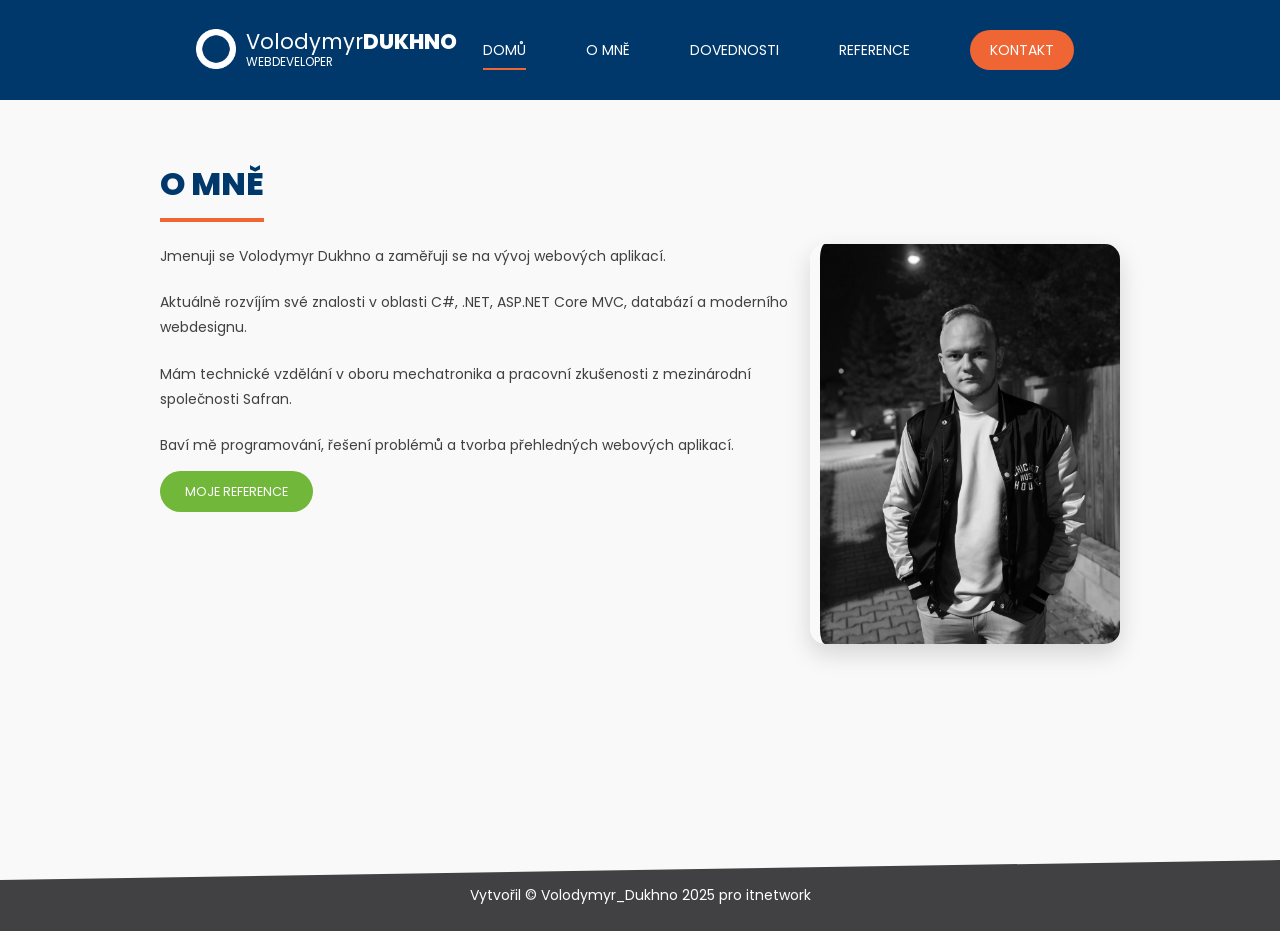
<file: index.html>
<!DOCTYPE html>
<html lang="cs-cz">
<head>
    <meta name="viewport" content="width=device-width, initial-scale=1.0">
    <meta charset="UTF-8"> 
    <meta name="description" content="Osobní portfolio programátora, Volodymyr_Dukhno." />
    <meta name="keywords" content="portfolio, programátor, Volodymyr_Dukhno" />
    <meta name="author" content="Volodymyr_Dukhno" /> 
    <title>Moje první webová stránka</title>
    <link rel="stylesheet" href="styl.css" type="text/css" />
    <link rel="shortcut icon" href="obrazky/ikona2.png" />
   
    
</head>
<body> 
    <header>
        <div id="logo" >
            <h1>Volodymyr<span>Dukhno</span></h1>
            <small>Webdeveloper</small>
        </div>
        <nav>
            <ul>
                <li class="aktivni"><a href="index.html">Domů</a></li>
                <li><a href="omne.html">O mně</a></li>
                <li><a href="dovednosti.html">Dovednosti</a></li>
                <li><a href="reference.html">Reference</a></li>
                <li><a class="kontakt-tlacitko" href="kontakt.html">Kontakt</a></li>
            </ul>
        </nav>
    </header>
    <article>
            <header>
            <h1>O mně</h1>
            </header>
   <section>
        <img src="obrazky/obrazek.jpg" class="obrazek" alt="Volodymyr Dukhno" />

     <p>
        Jmenuji se Volodymyr Dukhno a zaměřuji se na vývoj webových aplikací.
        </p>

     <p>
        Aktuálně rozvíjím své znalosti v oblasti C#, .NET, ASP.NET Core MVC,
        databází a moderního webdesignu.
        </p>

        <p>
        Mám technické vzdělání v oboru mechatronika a pracovní zkušenosti
        z mezinárodní společnosti Safran.
     </p>

     <p>
        Baví mě programování, řešení problémů a tvorba přehledných webových aplikací.
     </p>

    <p>
        <a href="reference.html" class="reference-tlacitko">Moje reference</a>
    </p>
</section>
    </article>
    <footer>
        Vytvořil &copy; Volodymyr_Dukhno 2025 pro <a href="https://www.itnetwork.cz">itnetwork</a>
    </footer>
    </body>
</html>
</file>
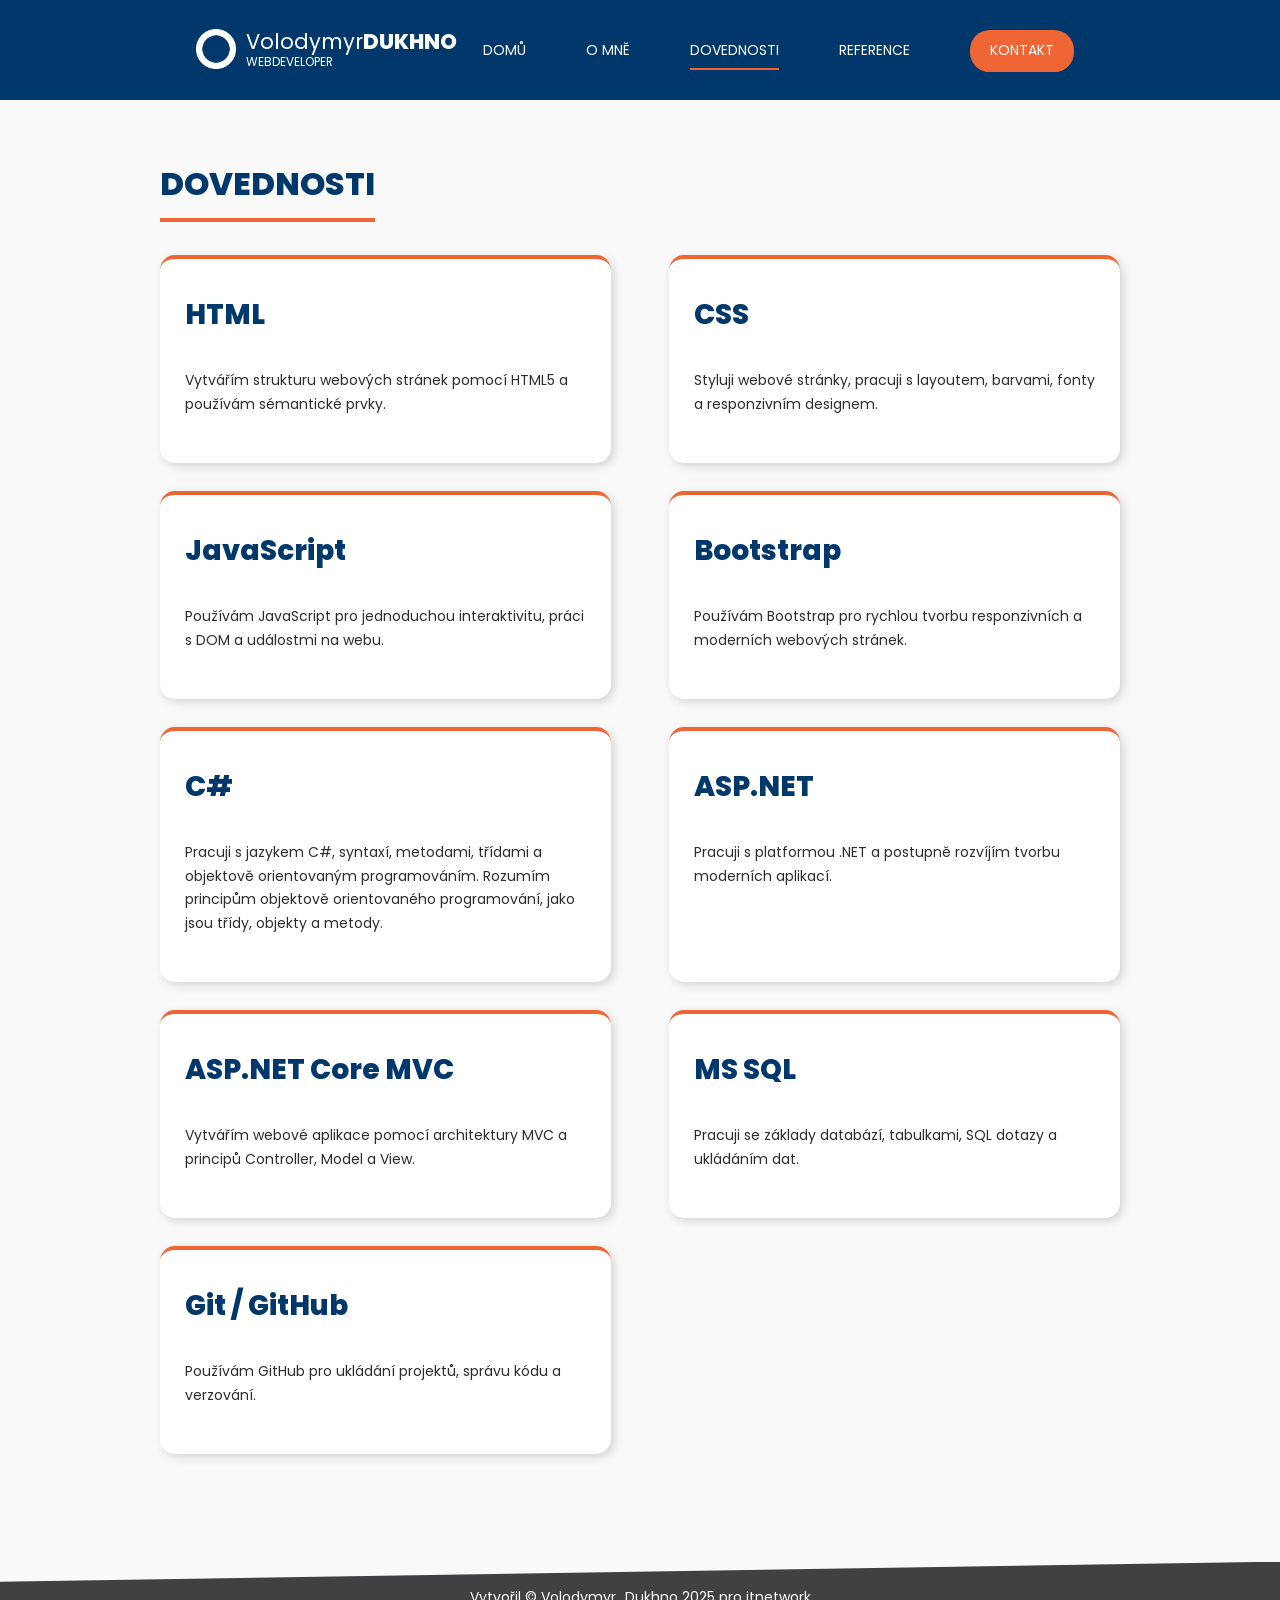
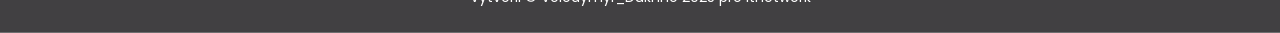
<file: dovednosti.html>
<!DOCTYPE html>
<html lang="en">
<head>
    <meta charset="UTF-8"> 
    <link rel="stylesheet" href="styl.css" type="text/css" />
    <link rel="shortcut icon" href="obrazky/ikona2.png" />
    <meta name="viewport" content="width=device-width, initial-scale=1.0">
    <meta name="description" content="Osobní portfolio programátora, Volodymyr_Dukhno." />
    <meta name="keywords" content="portfolio, programátor, Volodymyr_Dukhno" />
    <meta name="author" content="Volodymyr_Dukhno" />
    <title>Dovednosti</title>
</head>
<body>
  
        <header>
        <div id="logo"><h1>Volodymyr<span>Dukhno</span></h1><small>webdeveloper</small></div>
        <nav>
            <ul>
                <li><a href="index.html">Domů</a></li>
                <li><a href="omne.html">O mně</a></li>
                <li class="aktivni" ><a href="dovednosti.html">Dovednosti</a></li>
                <li><a href="reference.html">Reference</a></li>
                <li class="aktivni"><a class="kontakt-tlacitko" href="kontakt.html">Kontakt</a></li>
            </ul>
        </nav>
    </header>
    <article>
      <header>
    <h1>Dovednosti</h1>
</header>
<section class="skills">

    <div class="skill-card">
        <h2>HTML</h2>
        <p>Vytvářím strukturu webových stránek pomocí HTML5 a používám sémantické prvky.</p>
    </div>

    <div class="skill-card">
        <h2>CSS</h2>
        <p>Styluji webové stránky, pracuji s layoutem, barvami, fonty a responzivním designem.</p>
    </div>

    <div class="skill-card">
        <h2>JavaScript</h2>
        <p>Používám JavaScript pro jednoduchou interaktivitu, práci s DOM a událostmi na webu.</p>
    </div>

    <div class="skill-card">
        <h2>Bootstrap</h2>
        <p>Používám Bootstrap pro rychlou tvorbu responzivních a moderních webových stránek.</p>
    </div>

    <div class="skill-card">
        <h2>C#</h2>
        <p>Pracuji s jazykem C#, syntaxí, metodami, třídami a objektově orientovaným programováním. Rozumím principům objektově orientovaného programování, jako jsou třídy, objekty a metody.
        </p>
    </div>

    <div class="skill-card">
        <h2>ASP.NET</h2>
        <p>Pracuji s platformou .NET a postupně rozvíjím tvorbu moderních aplikací.</p>
    </div>

    <div class="skill-card">
        <h2>ASP.NET Core MVC</h2>
        <p>Vytvářím webové aplikace pomocí architektury MVC a principů Controller, Model a View.</p>
    </div>

    <div class="skill-card">
        <h2>MS SQL</h2>
        <p>Pracuji se základy databází, tabulkami, SQL dotazy a ukládáním dat.</p>
    </div>
    
    <div class="skill-card">
        <h2>Git / GitHub</h2>
        <p>Používám GitHub pro ukládání projektů, správu kódu a verzování.</p>
    </div>

</section>
</article> 
 <footer>
        Vytvořil &copy; Volodymyr_Dukhno 2025 pro <a href="https://www.itnetwork.cz">itnetwork</a>
    </footer>   
</body>
</html>
</file>
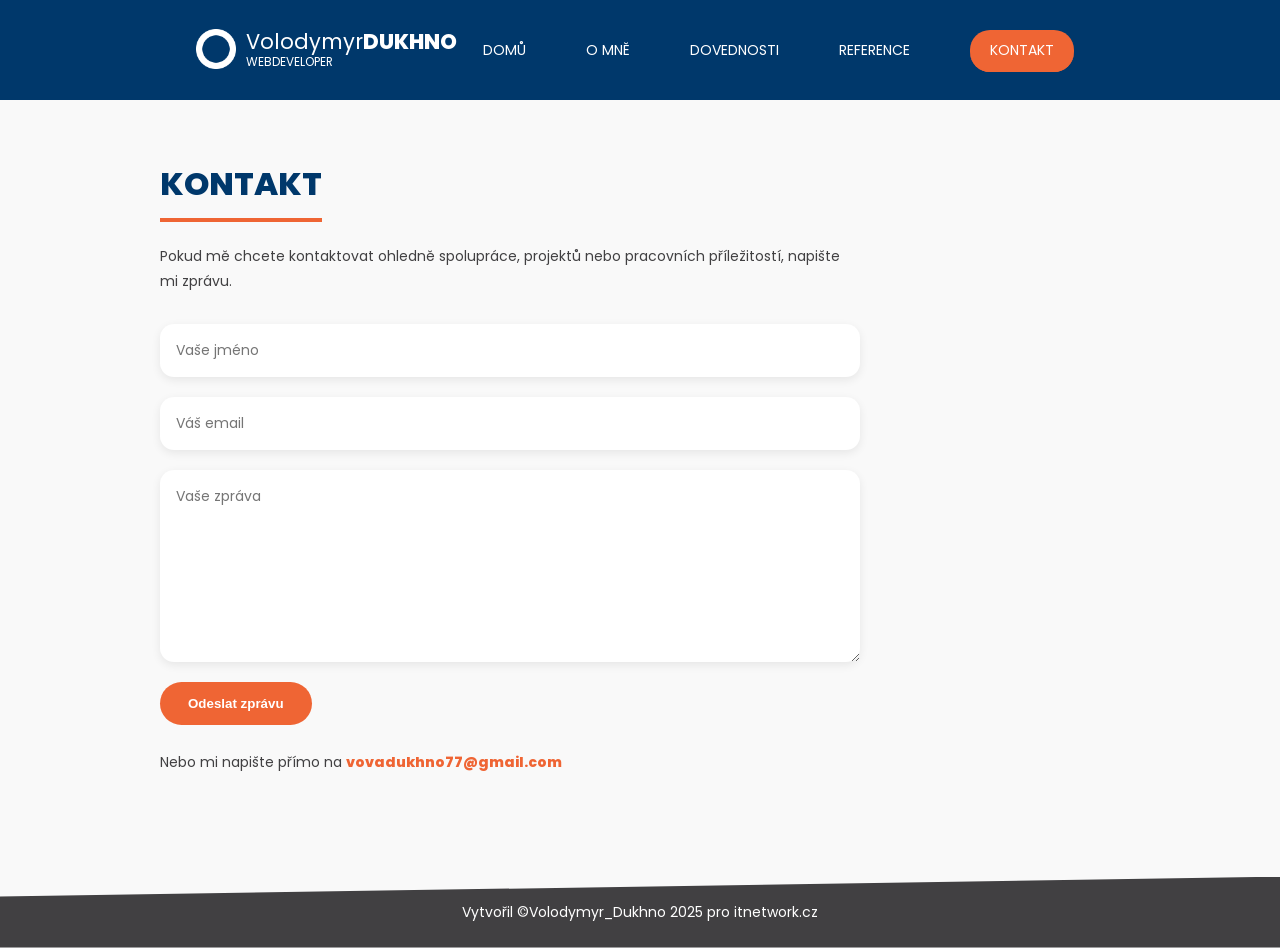
<file: kontakt.html>
<!DOCTYPE html>
<html lang="cs-cz">
<head>
       <meta charset="UTF-8"> 
    <link rel="stylesheet" href="styl.css" type="text/css" />
    <link rel="shortcut icon" href="obrazky/ikona2.png" />
    <meta name="viewport" content="width=device-width, initial-scale=1.0">
    <meta name="description" content="Osobní portfolio programátora, Volodymyr_Dukhno." />
    <meta name="keywords" content="portfolio, programátor, Volodymyr_Dukhno" />
    <meta name="author" content="Volodymyr_Dukhno" />
    <title>Kontaktujte mě</title>
</head>
<body>
      <header>
        <div id="logo"><h1>Volodymyr<span>Dukhno</span></h1><small>webdeveloper</small></div>
        <nav>
            <ul>
                <li><a href="index.html">Domů</a></li>
                <li><a href="omne.html">O mně</a></li>
                <li><a href="dovednosti.html">Dovednosti</a></li>
                <li><a href="reference.html">Reference</a></li>
                <li class="aktivni"><a class="kontakt-tlacitko" href="kontakt.html">Kontakt</a></li>
            </ul>
        </nav>
    </header>
    <article>
    <header>
    <h1>kontakt</h1>
    </header>
   <section class="kontakt-sekce">

    <p>
        Pokud mě chcete kontaktovat ohledně spolupráce,
        projektů nebo pracovních příležitostí, napište mi zprávu.
    </p>

    <form class="kontakt-formular" action="mailto:vovadukhno77@gmail.com" method="post" enctype="text/plain">

    <input type="text" name="Jméno" placeholder="Vaše jméno" required>

    <input type="email" name="Email" placeholder="Váš email" required>

    <textarea name="Zpráva" placeholder="Vaše zpráva" required></textarea>

    <button type="submit">Odeslat zprávu</button>

</form>

<p class="kontakt-email">
    Nebo mi napište přímo na
    <a href="mailto:vovadukhno77@gmail.com">vovadukhno77@gmail.com</a>
</p>

    </section>
      <div class="cistic"></div>
    </article>

     <footer>
        Vytvořil &copy;Volodymyr_Dukhno 2025 pro <a href="https://itnetwork.cz">itnetwork.cz</a>
    </footer>
</body>
</html>
</file>
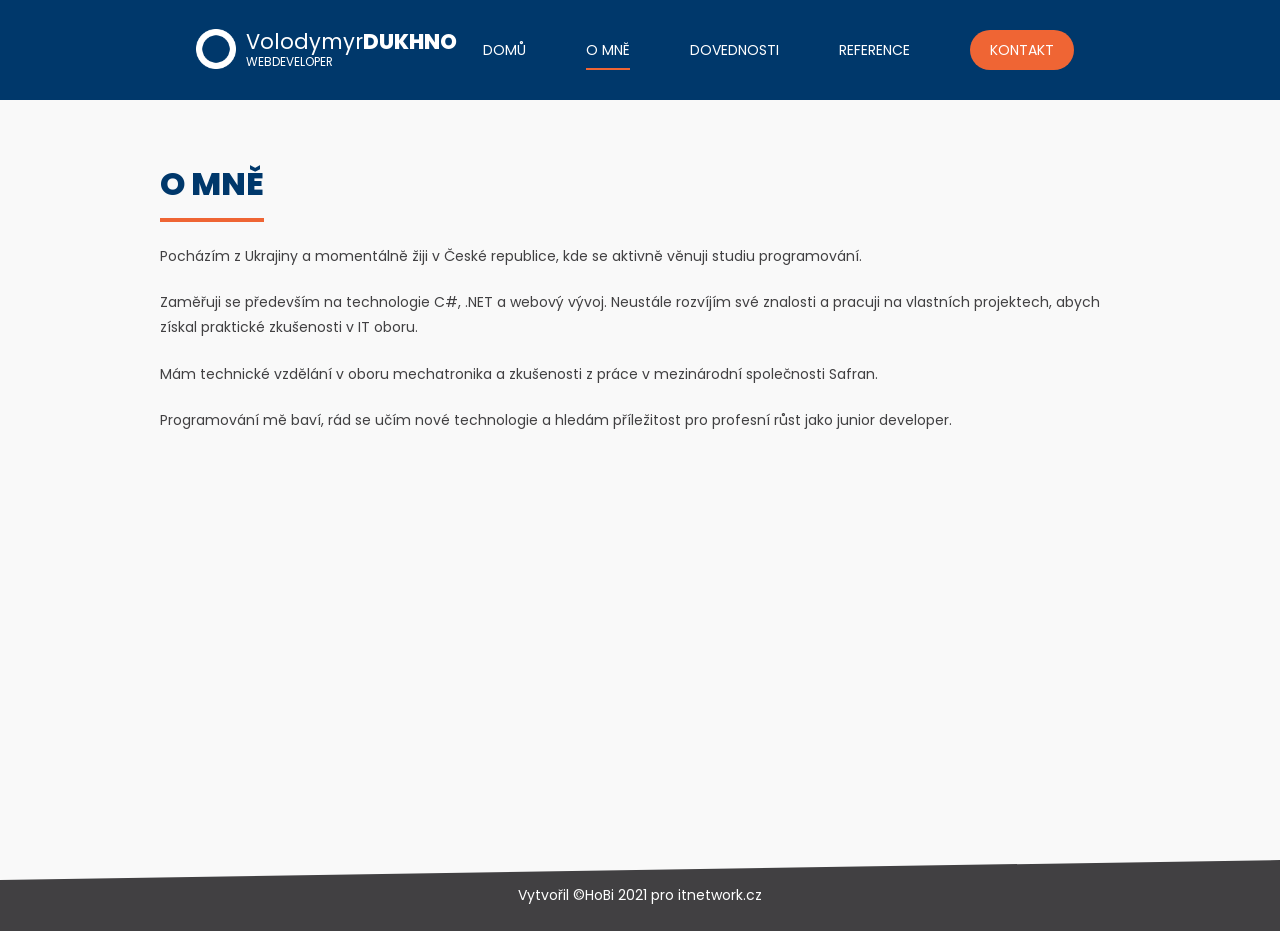
<file: omne.html>
<!DOCTYPE html>
<html lang="cs-cz">

<head>
  <meta charset="UTF-8"> 
    <link rel="stylesheet" href="styl.css" type="text/css" />
    <link rel="shortcut icon" href="obrazky/ikona2.png" />
       <link rel="stylesheet" href="css/lightbox.min.css" type="text/css" media="screen" />
    <meta name="viewport" content="width=device-width, initial-scale=1.0">
    <meta name="description" content="Osobní portfolio programátora, Volodymyr_Dukhno." />
    <meta name="keywords" content="portfolio, programátor, Volodymyr_Dukhno" />
    <meta name="author" content="Volodymyr_Dukhno" />
    <script src="js/lightbox-plus-jquery.min.js"></script>
    <script src="js/lightbox.min.js"></script>
    <title>O mne</title>
</head>

<body>
	<header>
		<div id="logo">
			<h1>Volodymyr<span>Dukhno</span></h1>
			<small>webdeveloper</small>
		</div>
		<nav>
		      <ul>
                <li><a href="index.html">Domů</a></li>
                <li class="aktivni"><a href="omne.html">O mně</a></li>
                <li><a href="dovednosti.html">Dovednosti</a></li>
                <li><a href="reference.html">Reference</a></li>
                <li><a class="kontakt-tlacitko" href="kontakt.html">Kontakt</a></li>
            </ul>
		</nav>
	</header>
	<article>
		<header>
			<h1>O mně</h1>
		</header>

		<section>
			<p>
				Pocházím z Ukrajiny a momentálně žiji v České republice,
				kde se aktivně věnuji studiu programování.
			</p>

			<p>
				Zaměřuji se především na technologie C#, .NET a webový vývoj.
				Neustále rozvíjím své znalosti a pracuji na vlastních projektech,
				abych získal praktické zkušenosti v IT oboru.
			</p>

			<p>
				Mám technické vzdělání v oboru mechatronika a zkušenosti z práce
				v mezinárodní společnosti Safran.
			</p>

			<p>
				Programování mě baví, rád se učím nové technologie
				a hledám příležitost pro profesní růst jako junior developer.
			</p>
		
		</section>
	</article>


	<footer>
		Vytvořil &copy;HoBi 2021 pro <a href="https://itnetwork.cz">itnetwork.cz</a>
	</footer>
</body>

</html>
</file>
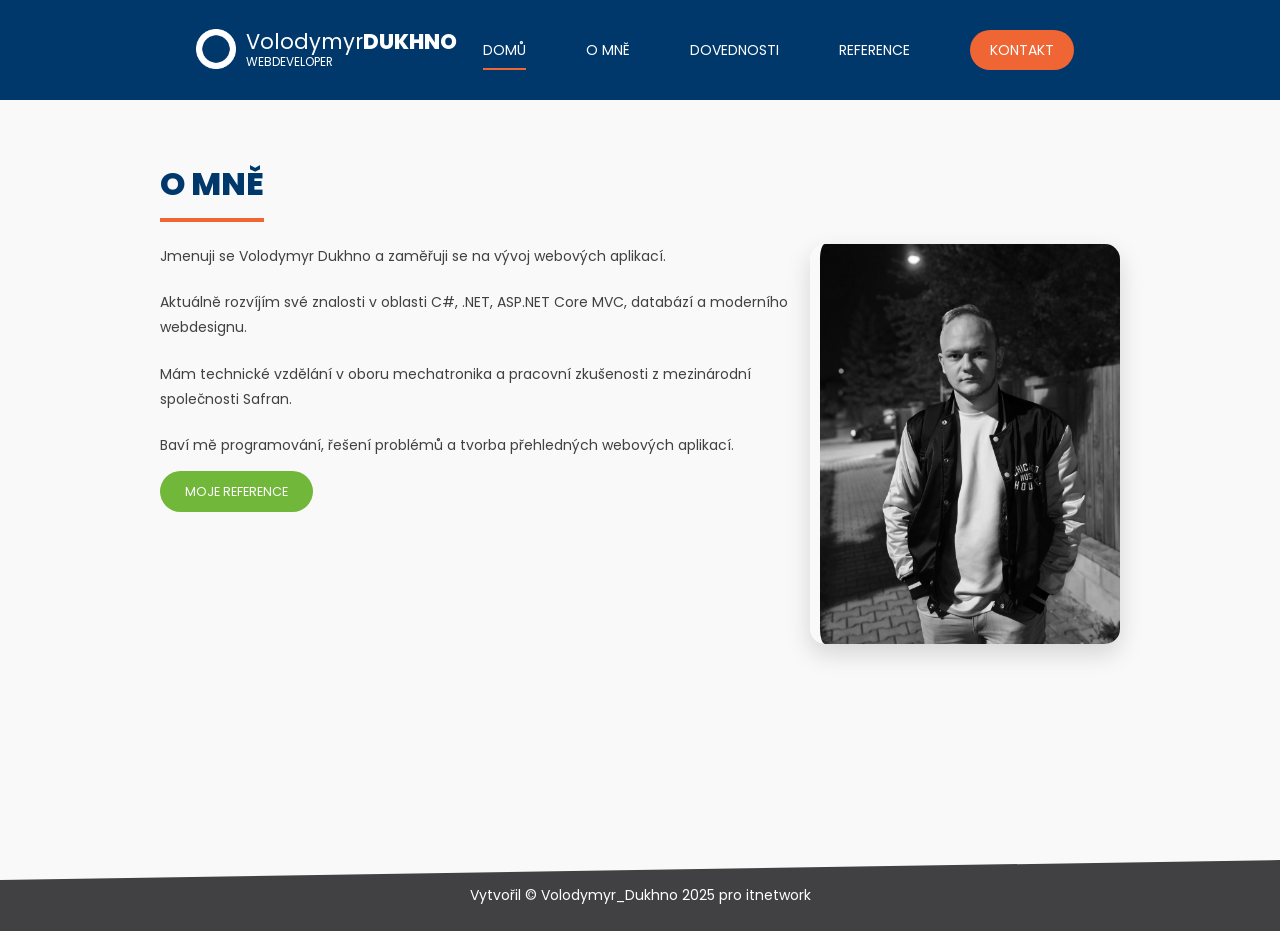
<file: web.html>
<!DOCTYPE html>
<html lang="cs-cz">
<head>
    <meta name="viewport" content="width=device-width, initial-scale=1.0">
    <meta charset="UTF-8"> 
    <meta name="description" content="Osobní portfolio programátora, Volodymyr_Dukhno." />
    <meta name="keywords" content="portfolio, programátor, Volodymyr_Dukhno" />
    <meta name="author" content="Volodymyr_Dukhno" /> 
    <title>Moje první webová stránka</title>
    <link rel="stylesheet" href="styl.css" type="text/css" />
    <link rel="shortcut icon" href="obrazky/ikona2.png" />
   
    
</head>
<body> 
    <header>
        <div id="logo" >
            <h1>Volodymyr<span>Dukhno</span></h1>
            <small>Webdeveloper</small>
        </div>
        <nav>
            <ul>
                <li class="aktivni"><a href="web.html">Domů</a></li>
                <li><a href="omne.html">O mně</a></li>
                <li><a href="dovednosti.html">Dovednosti</a></li>
                <li><a href="reference.html">Reference</a></li>
                <li><a class="kontakt-tlacitko" href="kontakt.html">Kontakt</a></li>
            </ul>
        </nav>
    </header>
    <article>
            <header>
            <h1>O mně</h1>
            </header>
   <section>
        <img src="obrazky/obrazek.jpg" class="obrazek" alt="Volodymyr Dukhno" />

     <p>
        Jmenuji se Volodymyr Dukhno a zaměřuji se na vývoj webových aplikací.
        </p>

     <p>
        Aktuálně rozvíjím své znalosti v oblasti C#, .NET, ASP.NET Core MVC,
        databází a moderního webdesignu.
        </p>

        <p>
        Mám technické vzdělání v oboru mechatronika a pracovní zkušenosti
        z mezinárodní společnosti Safran.
     </p>

     <p>
        Baví mě programování, řešení problémů a tvorba přehledných webových aplikací.
     </p>

    <p>
        <a href="reference.html" class="reference-tlacitko">Moje reference</a>
    </p>
</section>
    </article>
    <footer>
        Vytvořil &copy; Volodymyr_Dukhno 2025 pro <a href="https://www.itnetwork.cz">itnetwork</a>
    </footer>
    </body>
</html>
</file>
<file: styl.css>
@font-face {
    font-family: Poppins;
    src: url(fonty/Poppins-Regular.ttf);
    font-weight: normal;
}

@font-face {
    font-family: Poppins;
    src: url(fonty/Poppins-ExtraBold.ttf);
    font-weight: bold;
}

body
 {
    font: 14px "Poppins";
    color: #414042;
    background:  #f9f9f9;
    box-sizing: border-box;
    margin: 0;
    padding: 100px 0 0 0;
 }
 body > header {
    height: 100px;
    width: 100%;
    background: #00386B;
    color: white;
    display: flex;
    justify-content: space-evenly;
    position: fixed;
    z-index: 1;
    top: 0;

 }
 
 #logo
 {
    width: 40px;
    margin: auto 0 auto 20px;
    display: flex;
    flex-direction: column;
    justify-content: center;
    background: url(obrazky/logo.png) no-repeat;
    background-size: 40px 40px;
 }
 #logo > *
 {
    margin: 0 0 0 50px;

 }
 #logo  h1
 {
    font-size: 1.5em;
    font-weight: normal;
   line-height: 1.2em;
    color: white;
 }
 #logo  h1  span
 {
    font-weight: bold;
    text-transform: uppercase;
 }
 #logo small
 {
    text-transform: uppercase;
    font-size: 0.85em;
 }
 nav ul
 {
    margin: 0;
    list-style-type: none;
    display: flex;
    align-items: center;
    height: 100%;
 }
 nav ul li
 {
    padding: 0 25px;
    margin: 0 5px;
    font-size: 1em;
    line-height: 4.3em;
 }
 nav ul a
 {
    color: white;
    padding: 8px 0;
    text-decoration: none;
    text-transform: uppercase;
    transition: 0.3s;
 }
 nav ul a:hover, .aktivni a
 {border-bottom: 2px solid #EF6534;

 }

article 
{
    margin: 0 auto;
    padding: 50px;
    min-height: 70vh;
    max-width: 960px;
}

article h1,
article h2,
article h3,
article h4,
article h5,
article h6 {
    color: #00386B;
    padding: 10px 0;
}
article h1 {
    margin: 0;
    font-size: 2.3em;
    font-weight: bold;
    text-transform: uppercase;
    border-bottom: #EF6534 4px solid;
    width: max-content;
}
article h2 {
    font-size: 2em;

}
article header
{
    height: 80px;
    }

article section p
{ 
    margin-bottom: 1.5em;
    line-height: 1.8em;

}
article section a
{
    color: #db5d09;
}

.obrazek
{
    width: 300px;
    float: right;
    padding-left: 10px;
    filter: grayscale(1);
    border-radius: 15px;
    box-shadow: 0 10px 25px rgba(0,0,0,0.15);
}

.centrovany {
    text-align: center;
}


.cistic{
        clear: both;
}

.reference-tlacitko
{
    background: #70B73A;
    color: white;
    font-size: 0.9em;
    text-transform: uppercase;
    text-decoration: none;
    padding: 12px 25px;
    border-radius: 25px;
}
.kontakt-tlacitko
{
    background: #EF6534;
    padding: 10px 20px;
    border-radius: 20px;

}
.reference-tlacitko:hover,
.kontakt-tlacitko:hover
{
filter: brightness(115%) contrast(85%);
border: 0;
}


.kontakt-sekce
{
    max-width: 700px;
}

.kontakt-formular
{
    display: flex;
    flex-direction: column;
    gap: 20px;
    margin-top: 30px;
}

.kontakt-formular input,
.kontakt-formular textarea
{
    padding: 16px;
    border: none;
    border-radius: 14px;
    background: white;
    font-size: 1em;
    font-family: Poppins;
    box-shadow: 0 3px 10px rgba(0,0,0,0.08);
}

.kontakt-formular textarea
{
    min-height: 160px;
    resize: vertical;
}

.kontakt-formular button
{
    width: max-content;
    padding: 14px 28px;
    border: none;
    border-radius: 30px;
    background: #EF6534;
    color: white;
    font-weight: bold;
    cursor: pointer;
    transition: 0.3s;
}

.kontakt-formular button:hover
{
    transform: translateY(-3px);
    filter: brightness(110%);
}


.kontakt-email
{
    margin-top: 25px;
}

.kontakt-email a
{
    color: #EF6534;
    font-weight: bold;
    text-decoration: none;
}


html
{
   background: #414042;
}
footer
{
    box-sizing: border-box;
    text-align: center;
    color: white;
    background: #414042;
    padding: 25px 0;
    margin-top: 30px;
    clip-path: polygon(0 20px, 100% 0, 100% 100%, 0 100%);
}
footer a
{
    color: white;
    text-decoration: none;
}
.vlevo
{
    float: left;
}
#dovedonosti td
{
width: 33%;
    padding: 10px;
     vertical-align: top;
    border: 1px solid gray;
}

#dovednosti
{
      border-collapse: collapse;
}

.projects
{
    display: flex;
    flex-wrap: wrap;
    justify-content: space-between;
    margin-top: 30px;
}

.project-card
{
    width: 31%;
    background: white;
    border-radius: 15px;
    border-top: 4px solid #EF6534;
    box-sizing: border-box;
    box-shadow: 3px 3px 10px #d3d3d3;
    overflow: hidden;
    transition: 0.3s;
    margin-bottom: 30px;
}

.project-card:hover
{
    transform: translateY(-5px);
    box-shadow: 0 10px 25px rgba(0,0,0,0.12);
    border-top: 4px solid #ff7a45;
}

.project-card img
{
    width: 100%;
    height: 200px;
    object-fit: cover;
    border: 0;
    padding: 0;
    box-shadow: none;
}

.project-card h2
{
    padding: 20px 20px 5px 20px;
    margin: 0;
    color: #00386B;
    font-size: 1.7em;
}

.project-card p
{
    padding: 0 20px;
    min-height: 70px;
}

.project-card span
{
    display: inline-block;
    background: #00386B;
    color: white;
    margin: 0 0 20px 20px;
    border-radius: 20px;
    font-size: 0.75em;
    padding: 5px 10px;
}

.project-button
{
    display: inline-block;
    background: #EF6534;
    color: white;
    text-decoration: none;
    padding: 8px 15px;
    border-radius: 20px;
    margin: 0 0 20px 10px;
    transition: 0.3s;
    min-width: 70px;
    text-align: center;
}

.project-button:hover
{
    filter: brightness(115%);
}


.skills
{
    display: flex;
    flex-wrap: wrap;
    justify-content: space-between;
    margin-top: 25px;
}

.skill-card
{
    width: 47%;
    min-height: 180px;
    background: white;
    padding: 25px;
    margin-bottom: 28px;
    border-radius: 15px;
    border-top: 4px solid #EF6534;
    box-sizing: border-box;
    box-shadow: 3px 3px 10px #d3d3d3;
    transition: 0.3s;
}

.skill-card:hover
{
    transform: translateY(-5px);
    box-shadow: 0 10px 25px rgba(0,0,0,0.12);
    border-top: 4px solid #ff7a45;
}

.skill-card h2
{
    margin-top: 0;
    color: #00386B;
}

.skill-card p
{
    color: #2c2c2c;
    line-height: 1.7em;
}


/* MOBILE */
@media screen and (max-width: 768px)
{
    body
    {
        padding-top: 180px;
    }

    body > header
    {
        height: auto;
        flex-direction: column;
        align-items: center;
        justify-content: center;
        padding: 15px 10px;
    }

    #logo
    {
        margin: 0 auto 15px auto;
        width: auto;
        background-position: left center;
    }

    #logo h1
    {
        font-size: 1.8em;
    }

    nav ul
    {
        flex-wrap: wrap;
        justify-content: center;
        gap: 10px;
        padding: 0;
        height: auto;
    }

    nav ul li
    {
        padding: 0 10px;
        line-height: normal;
    }

    article
    {
        padding: 30px 20px;
    }

    .obrazek
    {
        float: none;
        display: block;
        width: 100%;
        max-width: 260px;
        margin: 25px auto;
        padding: 0;
    }

    .projects
    {
        flex-direction: column;
        align-items: center;
    }

    .project-card
    {
        width: 95%;
    }

    .skills
    {
        flex-direction: column;
    }

    .skill-card
    {
        width: 100%;
    }

    article h1
    {
        font-size: 2em;
    }

    article h2
    {
        font-size: 1.5em;
    }
}
</file>
